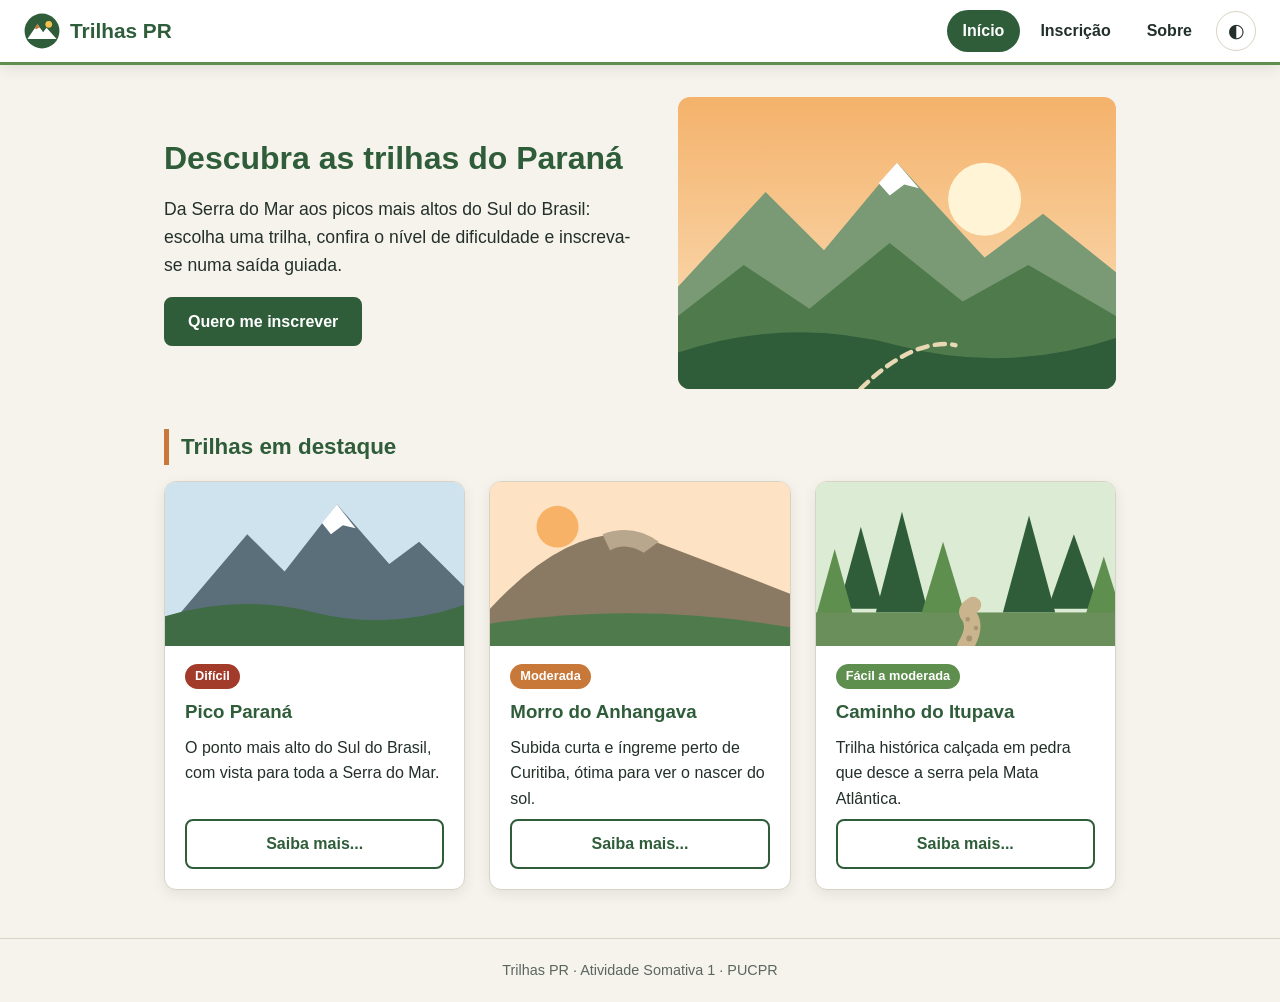
<file: index.html>
<!DOCTYPE html>
<html lang="pt-BR">
<head>
  <meta charset="UTF-8">
  <meta name="viewport" content="width=device-width, initial-scale=1.0">
  <title>Trilhas PR | Início</title>
  <link rel="icon" href="img/logo.svg" type="image/svg+xml">
  <link rel="stylesheet" href="css/style.css">
</head>
<body>

  <!-- Menu padrão: o mesmo bloco em todas as páginas, muda só o link "active" -->
  <header class="topo">
    <a href="index.html" class="marca"><img src="img/logo.svg" alt="" width="36" height="36">Trilhas PR</a>
    <nav id="menu" class="menu">
      <a href="index.html" class="active">Início</a>
      <a href="form.html">Inscrição</a>
      <a href="about.html">Sobre</a>
    </nav>
    <button type="button" class="btn-icone" id="btnTema" aria-label="Alternar tema claro/escuro">◐</button>
    <button type="button" class="btn-icone" id="btnMenu" aria-label="Abrir menu" aria-expanded="false" aria-controls="menu">☰</button>
  </header>

  <main class="conteudo">
    <section class="destaque">
      <div>
        <h1 class="titulo">Descubra as trilhas do Paraná</h1>
        <p>Da Serra do Mar aos picos mais altos do Sul do Brasil: escolha uma trilha, confira o nível de dificuldade e inscreva-se numa saída guiada.</p>
        <a href="form.html" class="btn">Quero me inscrever</a>
      </div>
      <img src="img/hero.svg" alt="Ilustração de montanhas ao amanhecer com uma trilha">
    </section>

    <h2 class="subtitulo">Trilhas em destaque</h2>
    <section class="grade">
      <article class="caixa card">
        <img src="img/pico.svg" alt="Ilustração do Pico Paraná">
        <div class="card-corpo">
          <span><span class="etiqueta dificil">Difícil</span></span>
          <h3>Pico Paraná</h3>
          <p>O ponto mais alto do Sul do Brasil, com vista para toda a Serra do Mar.</p>
          <button type="button" class="btn btn-secundario" data-trilha="pico">Saiba mais...</button>
        </div>
      </article>

      <article class="caixa card">
        <img src="img/anhangava.svg" alt="Ilustração do Morro do Anhangava">
        <div class="card-corpo">
          <span><span class="etiqueta moderada">Moderada</span></span>
          <h3>Morro do Anhangava</h3>
          <p>Subida curta e íngreme perto de Curitiba, ótima para ver o nascer do sol.</p>
          <button type="button" class="btn btn-secundario" data-trilha="anhangava">Saiba mais...</button>
        </div>
      </article>

      <article class="caixa card">
        <img src="img/itupava.svg" alt="Ilustração do Caminho do Itupava">
        <div class="card-corpo">
          <span><span class="etiqueta">Fácil a moderada</span></span>
          <h3>Caminho do Itupava</h3>
          <p>Trilha histórica calçada em pedra que desce a serra pela Mata Atlântica.</p>
          <button type="button" class="btn btn-secundario" data-trilha="itupava">Saiba mais...</button>
        </div>
      </article>
    </section>
  </main>

  <!-- Janela pop-up (modal) preenchida pelo script/index.js -->
  <div class="modal" id="modal" role="dialog" aria-modal="true" aria-labelledby="modalTitulo">
    <div class="caixa modal-caixa">
      <button type="button" class="btn-icone" id="btnFechar" aria-label="Fechar">✕</button>
      <h2 class="titulo" id="modalTitulo"></h2>
      <p id="modalTexto"></p>
      <ul id="modalLista"></ul>
      <a href="form.html" class="btn" id="modalLink">Inscrever-se nesta trilha</a>
    </div>
  </div>

  <footer class="rodape">Trilhas PR · Atividade Somativa 1 · PUCPR</footer>

  <script src="script/menu.js"></script>
  <script src="script/index.js"></script>
</body>
</html>
</file>
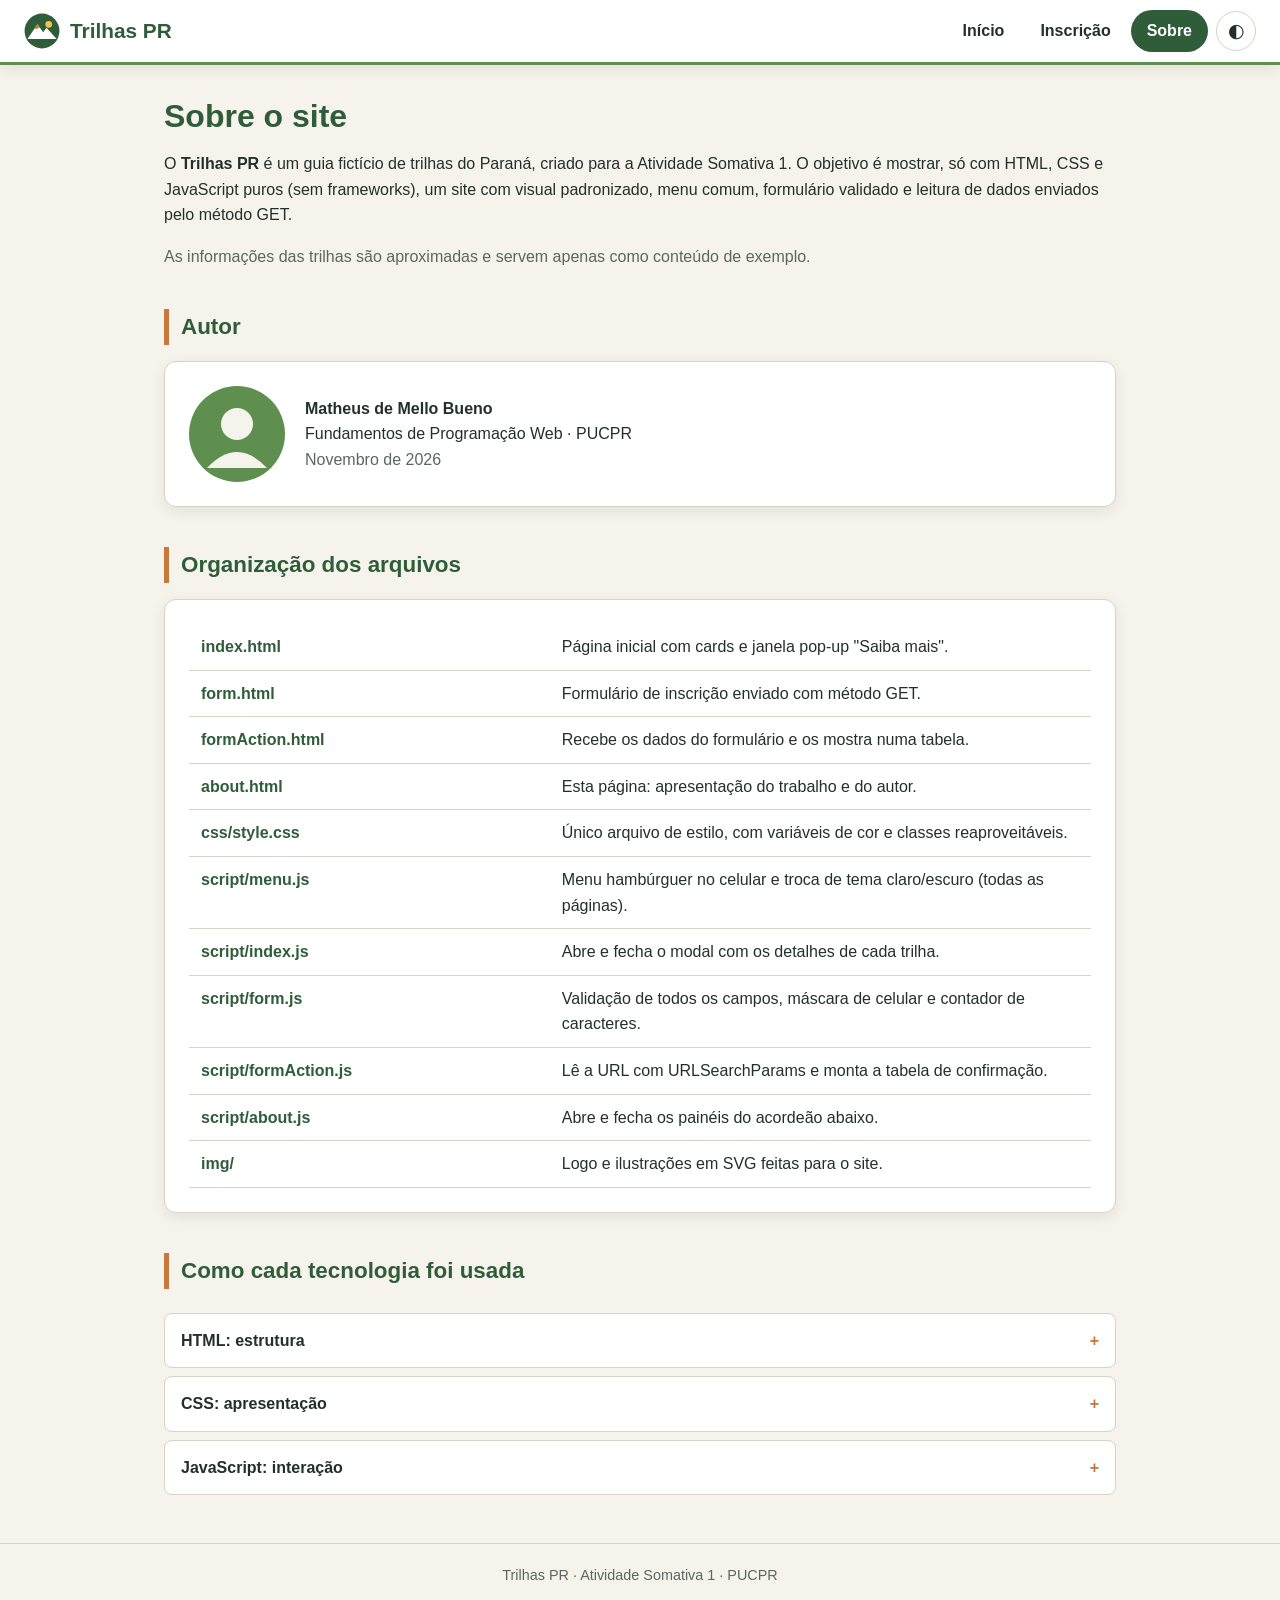
<file: about.html>
<!DOCTYPE html>
<html lang="pt-BR">
<head>
  <meta charset="UTF-8">
  <meta name="viewport" content="width=device-width, initial-scale=1.0">
  <title>Trilhas PR | Sobre</title>
  <link rel="icon" href="img/logo.svg" type="image/svg+xml">
  <link rel="stylesheet" href="css/style.css">
</head>
<body>

  <!-- Menu padrão: o mesmo bloco em todas as páginas, muda só o link "active" -->
  <header class="topo">
    <a href="index.html" class="marca"><img src="img/logo.svg" alt="" width="36" height="36">Trilhas PR</a>
    <nav id="menu" class="menu">
      <a href="index.html">Início</a>
      <a href="form.html">Inscrição</a>
      <a href="about.html" class="active">Sobre</a>
    </nav>
    <button type="button" class="btn-icone" id="btnTema" aria-label="Alternar tema claro/escuro">◐</button>
    <button type="button" class="btn-icone" id="btnMenu" aria-label="Abrir menu" aria-expanded="false" aria-controls="menu">☰</button>
  </header>

  <main class="conteudo">
    <h1 class="titulo">Sobre o site</h1>
    <p>O <strong>Trilhas PR</strong> é um guia fictício de trilhas do Paraná, criado para a Atividade Somativa 1. O objetivo é mostrar, só com HTML, CSS e JavaScript puros (sem frameworks), um site com visual padronizado, menu comum, formulário validado e leitura de dados enviados pelo método GET.</p>
    <p class="texto-suave">As informações das trilhas são aproximadas e servem apenas como conteúdo de exemplo.</p>

    <h2 class="subtitulo">Autor</h2>
    <div class="caixa autor">
      <img src="img/autor.svg" alt="">
      <div>
        <strong>Matheus de Mello Bueno</strong><br>
        Fundamentos de Programação Web · PUCPR<br>
        <span class="texto-suave">Novembro de 2026</span>
      </div>
    </div>

    <h2 class="subtitulo">Organização dos arquivos</h2>
    <div class="caixa">
      <table class="tabela">
        <tbody>
          <tr><th>index.html</th><td>Página inicial com cards e janela pop-up "Saiba mais".</td></tr>
          <tr><th>form.html</th><td>Formulário de inscrição enviado com método GET.</td></tr>
          <tr><th>formAction.html</th><td>Recebe os dados do formulário e os mostra numa tabela.</td></tr>
          <tr><th>about.html</th><td>Esta página: apresentação do trabalho e do autor.</td></tr>
          <tr><th>css/style.css</th><td>Único arquivo de estilo, com variáveis de cor e classes reaproveitáveis.</td></tr>
          <tr><th>script/menu.js</th><td>Menu hambúrguer no celular e troca de tema claro/escuro (todas as páginas).</td></tr>
          <tr><th>script/index.js</th><td>Abre e fecha o modal com os detalhes de cada trilha.</td></tr>
          <tr><th>script/form.js</th><td>Validação de todos os campos, máscara de celular e contador de caracteres.</td></tr>
          <tr><th>script/formAction.js</th><td>Lê a URL com URLSearchParams e monta a tabela de confirmação.</td></tr>
          <tr><th>script/about.js</th><td>Abre e fecha os painéis do acordeão abaixo.</td></tr>
          <tr><th>img/</th><td>Logo e ilustrações em SVG feitas para o site.</td></tr>
        </tbody>
      </table>
    </div>

    <h2 class="subtitulo">Como cada tecnologia foi usada</h2>
    <button type="button" class="acordeao-botao" aria-expanded="false">HTML: estrutura</button>
    <div class="acordeao-painel">
      <p>Elementos semânticos (<code>header</code>, <code>nav</code>, <code>main</code>, <code>section</code>, <code>article</code>, <code>footer</code>), formulário com tipos de campo (<code>email</code>, <code>tel</code>, <code>date</code>, <code>radio</code>, <code>checkbox</code>) e atributos de validação (<code>required</code>, <code>minlength</code>, <code>maxlength</code>, <code>pattern</code>). Todos os links e arquivos usam caminho relativo.</p>
    </div>

    <button type="button" class="acordeao-botao" aria-expanded="false">CSS: apresentação</button>
    <div class="acordeao-painel">
      <p>Cores guardadas em variáveis (<code>:root</code>), classes reaproveitadas em várias páginas (<code>.caixa</code>, <code>.btn</code>, <code>.titulo</code>, <code>.etiqueta</code>), layout com Flexbox e Grid, animação do modal com <code>@keyframes</code> e <code>@media</code> para adaptar o menu ao celular.</p>
    </div>

    <button type="button" class="acordeao-botao" aria-expanded="false">JavaScript: interação</button>
    <div class="acordeao-painel">
      <p>Eventos de clique (menu, tema, modal, acordeão), validação com expressões regulares, máscara de celular, contador de caracteres, leitura dos parâmetros GET com <code>URLSearchParams</code> e alteração de estilo trocando classes com <code>classList</code>.</p>
    </div>
  </main>

  <footer class="rodape">Trilhas PR · Atividade Somativa 1 · PUCPR</footer>

  <script src="script/menu.js"></script>
  <script src="script/about.js"></script>
</body>
</html>
</file>
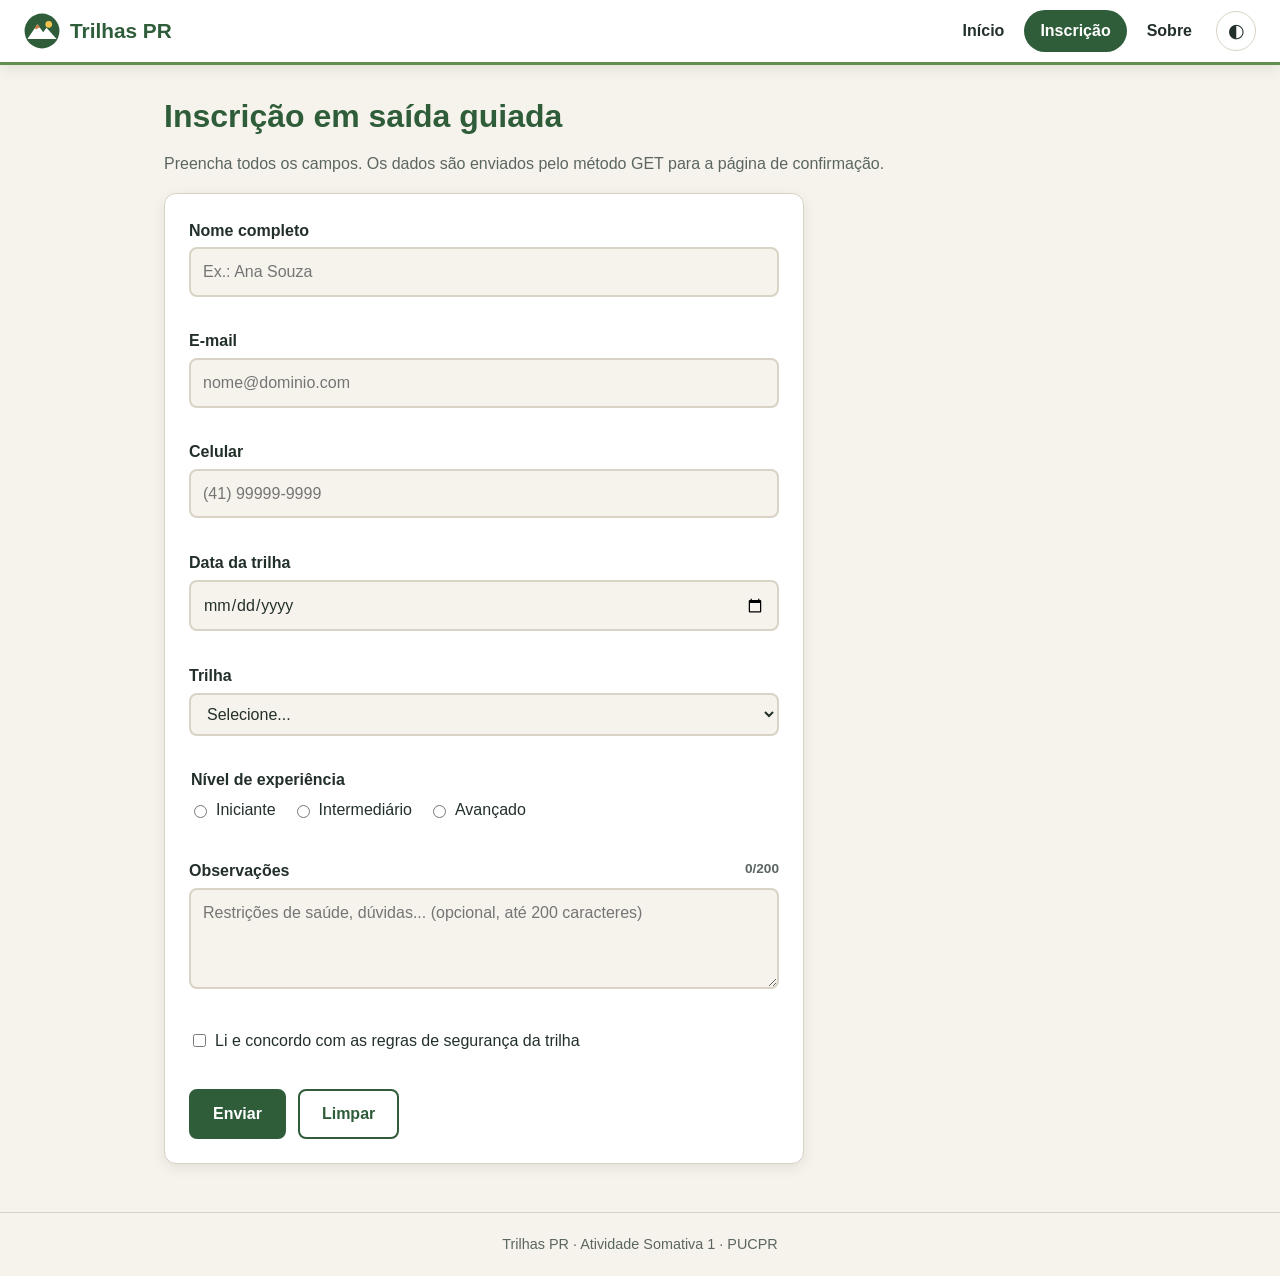
<file: form.html>
<!DOCTYPE html>
<html lang="pt-BR">
<head>
  <meta charset="UTF-8">
  <meta name="viewport" content="width=device-width, initial-scale=1.0">
  <title>Trilhas PR | Inscrição</title>
  <link rel="icon" href="img/logo.svg" type="image/svg+xml">
  <link rel="stylesheet" href="css/style.css">
</head>
<body>

  <!-- Menu padrão: o mesmo bloco em todas as páginas, muda só o link "active" -->
  <header class="topo">
    <a href="index.html" class="marca"><img src="img/logo.svg" alt="" width="36" height="36">Trilhas PR</a>
    <nav id="menu" class="menu">
      <a href="index.html">Início</a>
      <a href="form.html" class="active">Inscrição</a>
      <a href="about.html">Sobre</a>
    </nav>
    <button type="button" class="btn-icone" id="btnTema" aria-label="Alternar tema claro/escuro">◐</button>
    <button type="button" class="btn-icone" id="btnMenu" aria-label="Abrir menu" aria-expanded="false" aria-controls="menu">☰</button>
  </header>

  <main class="conteudo">
    <h1 class="titulo">Inscrição em saída guiada</h1>
    <p class="texto-suave">Preencha todos os campos. Os dados são enviados pelo método GET para a página de confirmação.</p>

    <!-- novalidate: as regras ficam no HTML (required, type, pattern...), mas quem mostra as mensagens é o script/form.js -->
    <form id="formInscricao" class="caixa formulario" action="formAction.html" method="get" novalidate>

      <div class="campo">
        <label for="nome">Nome completo</label>
        <input type="text" id="nome" name="nome" required minlength="5" maxlength="60"
               placeholder="Ex.: Ana Souza" autocomplete="name" aria-describedby="erro-nome">
        <span class="erro" id="erro-nome"></span>
      </div>

      <div class="campo">
        <label for="email">E-mail</label>
        <input type="email" id="email" name="email" required maxlength="80"
               placeholder="nome@dominio.com" autocomplete="email" aria-describedby="erro-email">
        <span class="erro" id="erro-email"></span>
      </div>

      <div class="campo">
        <label for="celular">Celular</label>
        <input type="tel" id="celular" name="celular" required maxlength="15"
               pattern="\(\d{2}\) \d{5}-\d{4}" placeholder="(41) 99999-9999" autocomplete="tel" aria-describedby="erro-celular">
        <span class="erro" id="erro-celular"></span>
      </div>

      <div class="campo">
        <label for="data">Data da trilha</label>
        <input type="date" id="data" name="data" required aria-describedby="erro-data">
        <span class="erro" id="erro-data"></span>
      </div>

      <div class="campo">
        <label for="trilha">Trilha</label>
        <select id="trilha" name="trilha" required aria-describedby="erro-trilha">
          <option value="">Selecione...</option>
          <option value="pico">Pico Paraná</option>
          <option value="anhangava">Morro do Anhangava</option>
          <option value="itupava">Caminho do Itupava</option>
        </select>
        <span class="erro" id="erro-trilha"></span>
      </div>

      <div class="campo">
        <fieldset aria-describedby="erro-nivel">
          <legend>Nível de experiência</legend>
          <div class="opcoes">
            <label><input type="radio" name="nivel" value="iniciante" required> Iniciante</label>
            <label><input type="radio" name="nivel" value="intermediario"> Intermediário</label>
            <label><input type="radio" name="nivel" value="avancado"> Avançado</label>
          </div>
        </fieldset>
        <span class="erro" id="erro-nivel"></span>
      </div>

      <div class="campo">
        <label for="obs">Observações <span class="contador" id="contador">0/200</span></label>
        <textarea id="obs" name="obs" rows="3" maxlength="200"
                  placeholder="Restrições de saúde, dúvidas... (opcional, até 200 caracteres)" aria-describedby="erro-obs"></textarea>
        <span class="erro" id="erro-obs"></span>
      </div>

      <div class="campo">
        <label class="check"><input type="checkbox" id="termos" name="termos" value="sim" required aria-describedby="erro-termos">
          Li e concordo com as regras de segurança da trilha</label>
        <span class="erro" id="erro-termos"></span>
      </div>

      <div class="acoes">
        <button type="submit" class="btn">Enviar</button>
        <button type="reset" class="btn btn-secundario">Limpar</button>
      </div>
    </form>
  </main>

  <footer class="rodape">Trilhas PR · Atividade Somativa 1 · PUCPR</footer>

  <script src="script/menu.js"></script>
  <script src="script/form.js"></script>
</body>
</html>
</file>
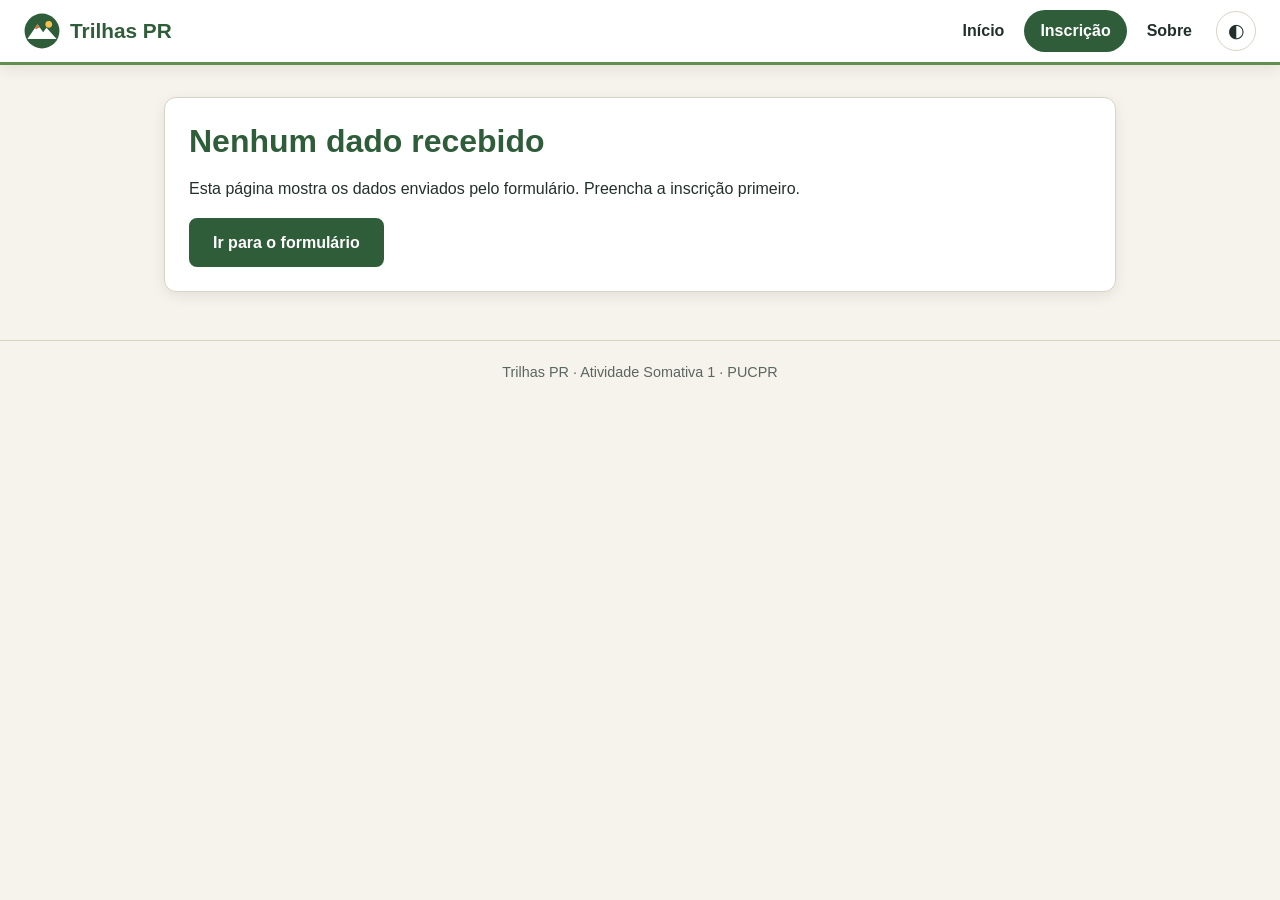
<file: formAction.html>
<!DOCTYPE html>
<html lang="pt-BR">
<head>
  <meta charset="UTF-8">
  <meta name="viewport" content="width=device-width, initial-scale=1.0">
  <title>Trilhas PR | Confirmação</title>
  <link rel="icon" href="img/logo.svg" type="image/svg+xml">
  <link rel="stylesheet" href="css/style.css">
</head>
<body>

  <!-- Menu padrão: o mesmo bloco em todas as páginas, muda só o link "active" -->
  <header class="topo">
    <a href="index.html" class="marca"><img src="img/logo.svg" alt="" width="36" height="36">Trilhas PR</a>
    <nav id="menu" class="menu">
      <a href="index.html">Início</a>
      <a href="form.html" class="active">Inscrição</a>
      <a href="about.html">Sobre</a>
    </nav>
    <button type="button" class="btn-icone" id="btnTema" aria-label="Alternar tema claro/escuro">◐</button>
    <button type="button" class="btn-icone" id="btnMenu" aria-label="Abrir menu" aria-expanded="false" aria-controls="menu">☰</button>
  </header>

  <main class="conteudo">
    <!-- Mostrado quando a página recebe dados pela URL (método GET) -->
    <section id="resultado" class="oculto">
      <h1 class="titulo" id="saudacao">Inscrição recebida!</h1>
      <p class="texto-suave">Confira abaixo os dados que chegaram pela URL e foram lidos com JavaScript.</p>

      <div class="caixa">
        <table class="tabela">
          <tbody id="tabelaDados"></tbody>
        </table>
      </div>

      <h2 class="subtitulo">Dados brutos na URL</h2>
      <code class="codigo" id="queryString"></code>

      <p><a href="form.html" class="btn">Nova inscrição</a></p>
    </section>

    <!-- Mostrado quando alguém abre a página direto, sem enviar o formulário -->
    <section id="semDados" class="oculto caixa">
      <h1 class="titulo">Nenhum dado recebido</h1>
      <p>Esta página mostra os dados enviados pelo formulário. Preencha a inscrição primeiro.</p>
      <a href="form.html" class="btn">Ir para o formulário</a>
    </section>
  </main>

  <footer class="rodape">Trilhas PR · Atividade Somativa 1 · PUCPR</footer>

  <script src="script/menu.js"></script>
  <script src="script/formAction.js"></script>
</body>
</html>
</file>
<file: css/style.css>
/* ===== Trilhas PR — folha de estilo única do site ===== */

/* Paleta e medidas em variáveis: mudar aqui muda o site inteiro */
:root {
  --verde: #2f5d3a;
  --verde-claro: #5f8f4e;
  --terra: #c8793a;
  --fundo: #f6f3ec;
  --superficie: #ffffff;
  --texto: #23302a;
  --texto-suave: #5b6660;
  --borda: #d9d3c5;
  --erro: #b3261e;
  --raio: 12px;
  --sombra: 0 4px 14px rgba(0, 0, 0, 0.08);
  --fonte: "Segoe UI", "Trebuchet MS", Arial, sans-serif;
}

/* Tema escuro: o JS só coloca a classe "escuro" no body e as variáveis mudam */
body.escuro {
  --verde: #8cc084;
  --verde-claro: #6fa868;
  --terra: #e09a5c;
  --fundo: #151c18;
  --superficie: #212d27;
  --texto: #e8ece6;
  --texto-suave: #a9b4ad;
  --borda: #3a4a42;
  --erro: #ff8a80;
  --sombra: 0 4px 14px rgba(0, 0, 0, 0.4);
}

* { box-sizing: border-box; }

body {
  margin: 0;
  font-family: var(--fonte);
  background: var(--fundo);
  color: var(--texto);
  line-height: 1.6;
  transition: background-color 0.3s, color 0.3s;
}

img { max-width: 100%; display: block; }
a { color: var(--verde); }

/* ===== Menu (igual em todas as páginas) ===== */
.topo {
  position: sticky;
  top: 0;
  z-index: 10;
  display: flex;
  flex-wrap: wrap;
  align-items: center;
  gap: 8px;
  padding: 10px 24px;
  background: var(--superficie);
  border-bottom: 3px solid var(--verde-claro);
  box-shadow: var(--sombra);
}

.marca {
  display: flex;
  align-items: center;
  gap: 10px;
  font-size: 1.3rem;
  font-weight: 700;
  color: var(--verde);
  text-decoration: none;
  margin-right: auto;
}

.menu { display: flex; gap: 4px; }

.menu a {
  padding: 8px 16px;
  border-radius: 999px;
  color: var(--texto);
  text-decoration: none;
  font-weight: 600;
  transition: background-color 0.2s, color 0.2s;
}

.menu a:hover:not(.active) { background: var(--fundo); color: var(--verde); }
.menu a.active { background: var(--verde); color: var(--superficie); }

.btn-icone {
  width: 40px;
  height: 40px;
  border: 1px solid var(--borda);
  border-radius: 50%;
  background: transparent;
  color: var(--texto);
  font-size: 1.2rem;
  cursor: pointer;
}

.btn-icone:hover { border-color: var(--verde); color: var(--verde); }
#btnMenu { display: none; }

/* ===== Estrutura das páginas ===== */
.conteudo {
  max-width: 1000px;
  margin: 0 auto;
  padding: 32px 24px 48px;
}

.titulo {
  color: var(--verde);
  font-size: 2rem;
  line-height: 1.2;
  margin: 0 0 8px;
}

.subtitulo {
  color: var(--verde);
  font-size: 1.4rem;
  margin: 40px 0 16px;
  padding-left: 12px;
  border-left: 5px solid var(--terra);
}

.texto-suave { color: var(--texto-suave); }

.rodape {
  text-align: center;
  padding: 20px;
  color: var(--texto-suave);
  border-top: 1px solid var(--borda);
  font-size: 0.9rem;
}

/* ===== Componentes reaproveitáveis ===== */
.caixa {
  background: var(--superficie);
  border: 1px solid var(--borda);
  border-radius: var(--raio);
  box-shadow: var(--sombra);
  padding: 24px;
}

.btn {
  display: inline-block;
  padding: 10px 22px;
  border: 2px solid var(--verde);
  border-radius: 8px;
  background: var(--verde);
  color: var(--superficie);
  font: inherit;
  font-weight: 600;
  text-decoration: none;
  cursor: pointer;
  transition: transform 0.15s, background-color 0.2s;
}

.btn:hover { transform: translateY(-2px); }
.btn:active { transform: scale(0.97); }
.btn-secundario { background: transparent; color: var(--verde); }

.etiqueta {
  display: inline-block;
  padding: 2px 10px;
  border-radius: 999px;
  font-size: 0.8rem;
  font-weight: 700;
  color: #fff;
  background: var(--verde-claro);
}

.etiqueta.dificil { background: #a33b2b; }
.etiqueta.moderada { background: var(--terra); }

/* ===== Página inicial ===== */
.destaque {
  display: grid;
  grid-template-columns: 1.1fr 1fr;
  gap: 32px;
  align-items: center;
}

.destaque img { border-radius: var(--raio); }
.destaque p { font-size: 1.1rem; }

.grade {
  display: grid;
  grid-template-columns: repeat(auto-fit, minmax(240px, 1fr));
  gap: 24px;
}

.card {
  display: flex;
  flex-direction: column;
  padding: 0;
  overflow: hidden;
  transition: transform 0.2s;
}

.card:hover { transform: translateY(-4px); }
.card-corpo { padding: 16px 20px 20px; display: flex; flex-direction: column; gap: 8px; flex: 1; }
.card h3 { margin: 0; color: var(--verde); }
.card p { margin: 0; flex: 1; }

/* ===== Modal (janela "Saiba mais") ===== */
.modal {
  display: none;
  position: fixed;
  inset: 0;
  z-index: 20;
  padding: 16px;
  background: rgba(0, 0, 0, 0.6);
  align-items: center;
  justify-content: center;
}

.modal.aberto { display: flex; }

.modal-caixa {
  position: relative;
  width: 100%;
  max-width: 520px;
  animation: surgir 0.25s ease-out;
}

.modal-caixa ul { padding-left: 20px; }
.modal-caixa .btn-icone { position: absolute; top: 12px; right: 12px; }

@keyframes surgir {
  from { opacity: 0; transform: translateY(20px); }
  to { opacity: 1; transform: translateY(0); }
}

/* ===== Formulário ===== */
.formulario { max-width: 640px; }

.campo { margin-bottom: 14px; }

.campo label,
.campo legend { display: block; font-weight: 600; margin-bottom: 4px; }

.campo input[type="text"],
.campo input[type="email"],
.campo input[type="tel"],
.campo input[type="date"],
.campo select,
.campo textarea {
  width: 100%;
  padding: 10px 12px;
  border: 2px solid var(--borda);
  border-radius: 8px;
  background: var(--fundo);
  color: var(--texto);
  font: inherit;
}

.campo input:focus,
.campo select:focus,
.campo textarea:focus { outline: none; border-color: var(--verde-claro); }

.campo fieldset { border: none; padding: 0; margin: 0; }
.opcoes { display: flex; flex-wrap: wrap; gap: 16px; }
.opcoes label, .campo .check { font-weight: 400; display: flex; align-items: center; gap: 6px; }

/* Campo com erro: borda vermelha + mensagem */
.campo.invalido input,
.campo.invalido select,
.campo.invalido textarea { border-color: var(--erro); }

.erro { display: block; min-height: 1.3em; color: var(--erro); font-size: 0.85rem; }
.contador { float: right; font-size: 0.85rem; color: var(--texto-suave); }
.acoes { display: flex; gap: 12px; margin-top: 8px; }

/* ===== Página de resultado e Sobre ===== */
.tabela { width: 100%; border-collapse: collapse; }
.tabela th, .tabela td { text-align: left; padding: 10px 12px; border-bottom: 1px solid var(--borda); vertical-align: top; }
.tabela th { color: var(--verde); width: 40%; }

.codigo {
  display: block;
  padding: 10px 12px;
  border-radius: 8px;
  background: var(--fundo);
  font-family: Consolas, monospace;
  font-size: 0.9rem;
  word-break: break-all;
}

.oculto { display: none; }

.autor { display: flex; gap: 20px; align-items: center; }
.autor img { width: 96px; height: 96px; }

/* Acordeão da página Sobre */
.acordeao-botao {
  width: 100%;
  margin-top: 8px;
  padding: 14px 16px;
  border: 1px solid var(--borda);
  border-radius: 8px;
  background: var(--superficie);
  color: var(--texto);
  font: inherit;
  font-weight: 600;
  text-align: left;
  cursor: pointer;
}

.acordeao-botao::after { content: "+"; float: right; color: var(--terra); }
.acordeao-botao.aberto::after { content: "−"; }
.acordeao-painel { display: none; padding: 8px 16px; }
.acordeao-painel.aberto { display: block; }

/* ===== Celular: menu vira "hambúrguer" ===== */
@media (max-width: 700px) {
  .topo { padding: 10px 16px; }
  #btnMenu { display: inline-block; }
  .menu { display: none; order: 3; width: 100%; flex-direction: column; padding-top: 8px; }
  .menu.aberto { display: flex; }
  .conteudo { padding: 24px 16px 40px; }
  .destaque { grid-template-columns: 1fr; }
  .titulo { font-size: 1.6rem; }
  .autor { flex-direction: column; align-items: flex-start; }
}
</file>
